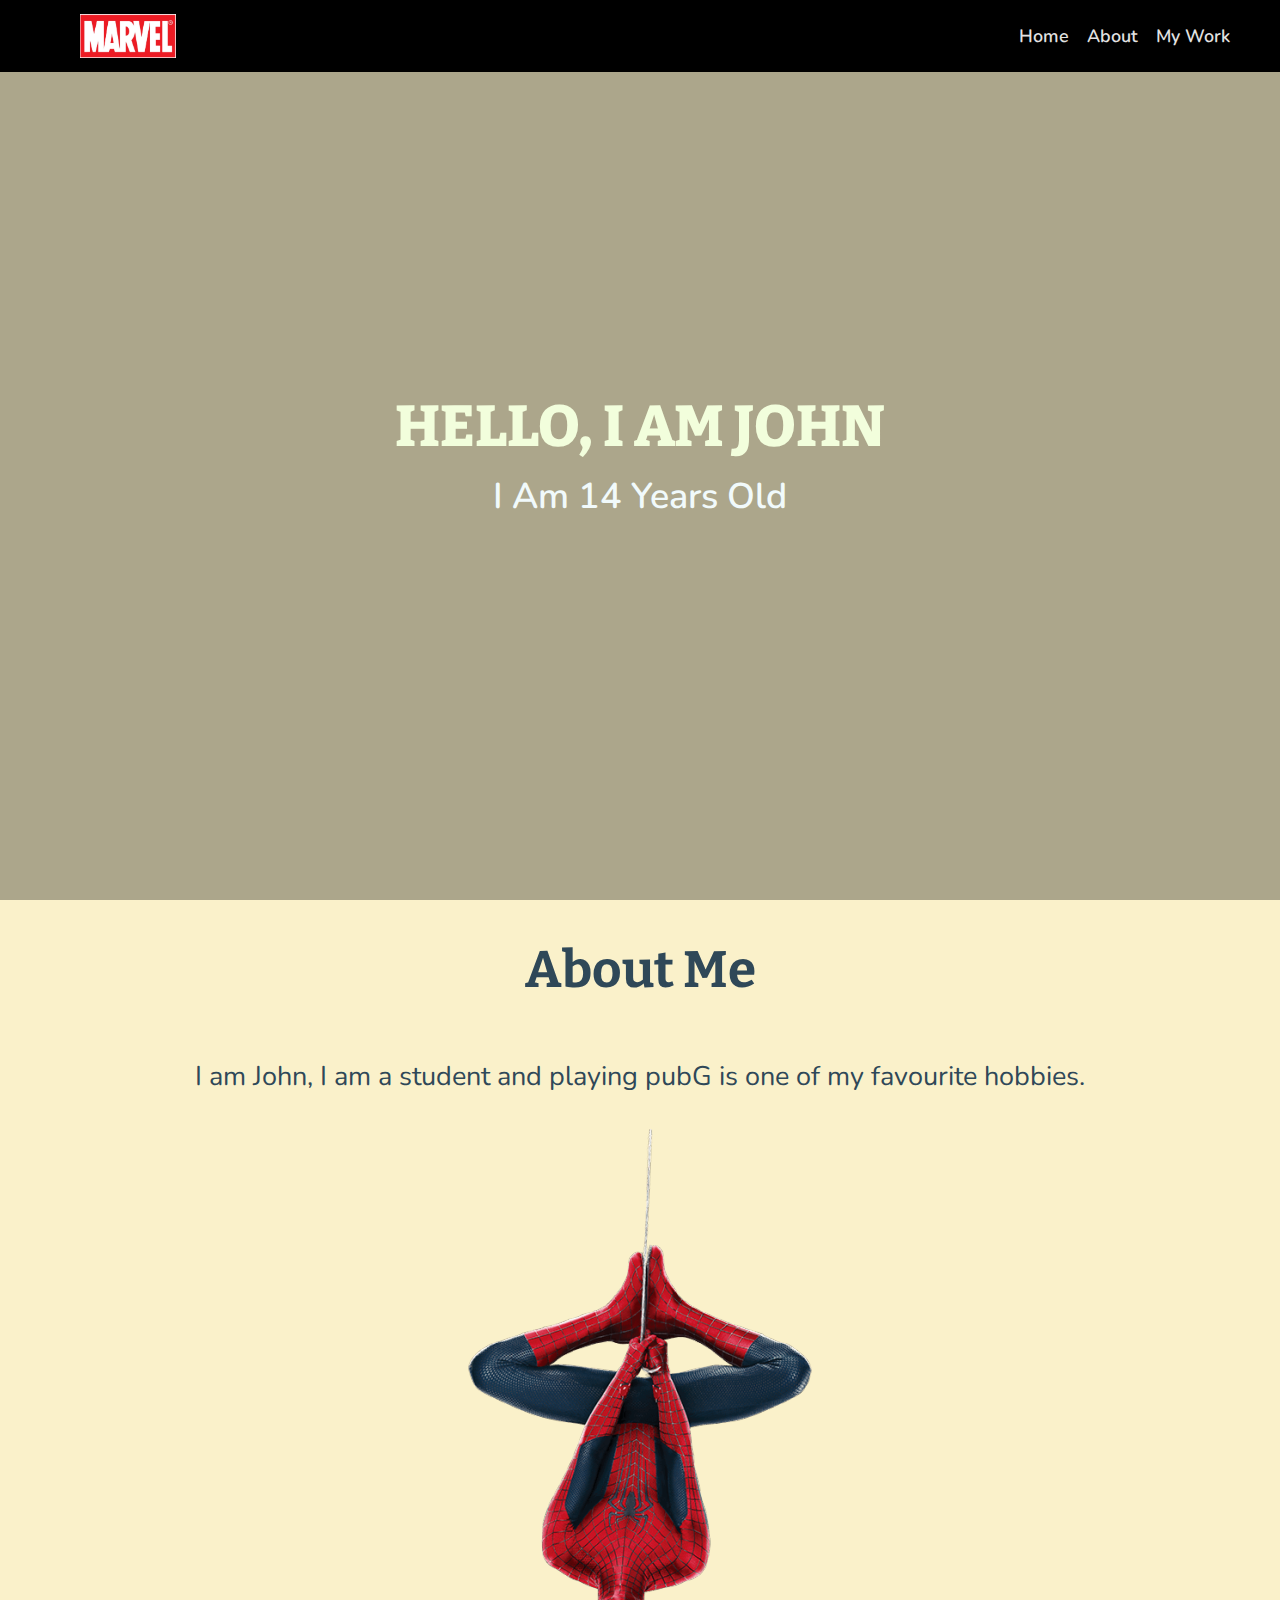
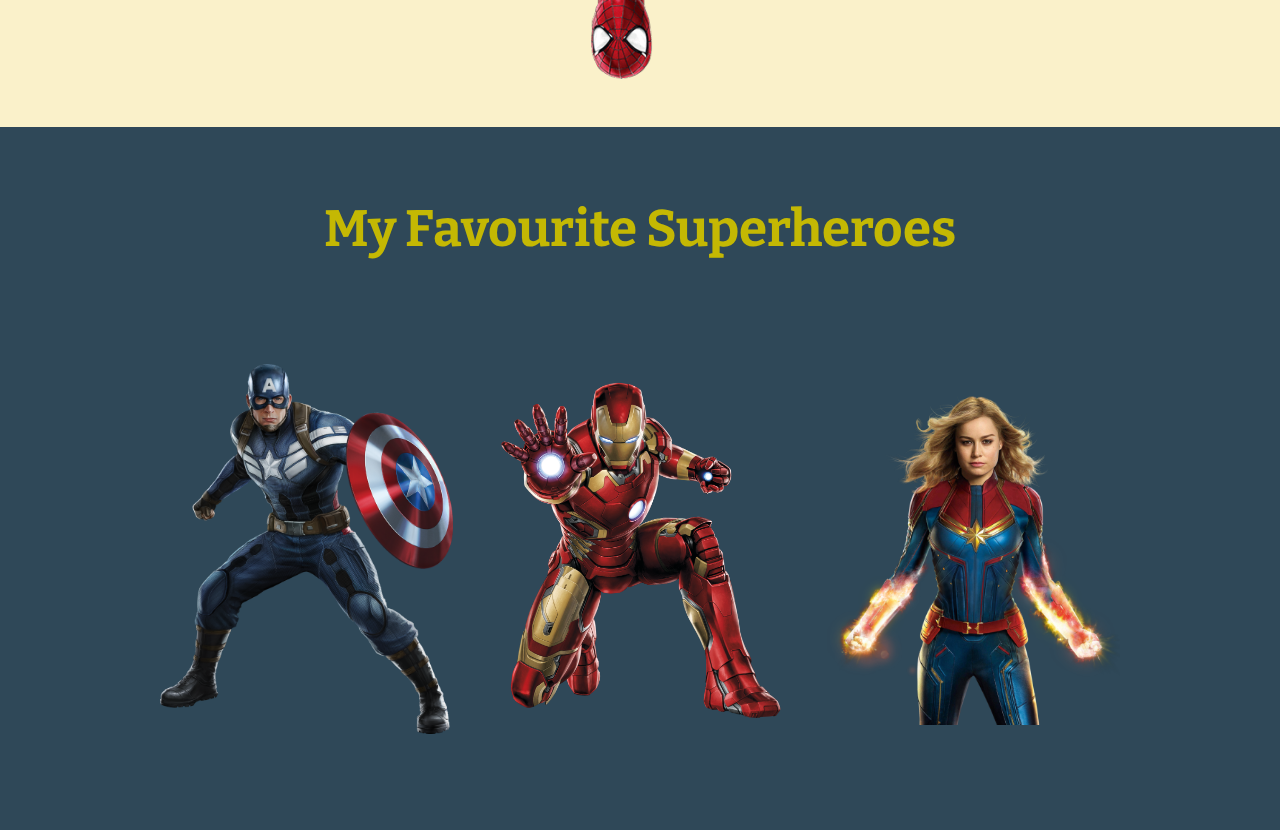
<file: index.html>
<!DOCTYPE html>
<html lang="en">

<head>
    <meta charset="UTF-8">
    <meta name="viewport" content="width=device-width, initial-scale=1.0">
    <link
        href="https://fonts.googleapis.com/css2?family=Bitter:wght@400;700&family=Nunito:ital,wght@0,400;0,600;0,700;1,700&family=Permanent+Marker&family=Press+Start+2P&family=Sigmar+One&display=swap"
        rel="stylesheet">
    <link rel="stylesheet" href="/css/main.css">
    <title>Document</title>
</head>

<body>
    <div id="grid-container" class="yellow">
        <header id="header">
            <div class="logo">
                <img width="50%" src="/marvel logo.jpg">
            </div>
            <nav class="navbar">
                <a href="#hero" class="link">Home</a>
                <a href="#section2" class="link">About </a>
                <a href="#gallery" class="link">My Work</a>
            </nav>
        </header>
        <section id="hero">
            <div class="content ">
                <h1 id="hero-title">hello, i am John</h1>
                <p id="hero-subtitle">I am 14 years old</p>
            </div>

            <!-- <div class="hero-img">
                <img src="https://mir-s3-cdn-cf.behance.net/project_modules/1400/a84b4030418283.5621d9db0555b.jpg">
            </div> -->
        </section>



        <!-- <aside id="left-side">
            <h3 class="sidebar-title">My favourite flowers</h3>
            <div class="side-gallery-container">

                <div class="side-card">
                    <h4>Carnation</h4>
                    <img src="https://i.dlpng.com/static/png/6654718_preview.png" alt="">
                </div>
                <div class="side-card">
                    <h4>Daisy</h4>
                    <img src="https://images-wixmp-ed30a86b8c4ca887773594c2.wixmp.com/f/410db008-f7e1-41f8-84dd-09c78726360f/d4vkwed-5c2cd033-10b5-4adc-a3ab-9312bbbbc0c7.png/v1/fill/w_900,h_856,strp/pink_gerber_daisy_png_by_thy_darkest_hour_d4vkwed-fullview.png?token=eyJ0eXAiOiJKV1QiLCJhbGciOiJIUzI1NiJ9.[base64].T-PgZh5zC7YRt_smW_qim3Y8dWeqipbW3yGni73TaSs"
                        alt="">
                </div>
                <div class="side-card">
                    <h4>Daisy</h4>
                    <img src="https://i.pinimg.com/originals/4e/21/1f/4e211fd48d6ab251090049dbec838511.png" alt="">
                </div>

            </div>

        </aside> -->


        <section id="section2">
            <!-- <div class="box1"></div>
            <div class="box2"></div>
            <div class="box3"></div> -->
            <h1 class="section2-title ">About Me</h1>

            <div class="section2-content">
                <p>I am John, I am a student and playing pubG is one of my favourite hobbies.
                </p>
            </div>
            <div class="section2-image">
                <img width="100%" src="/Spider-Man-PNG-Clipart.png" alt="">
            </div>

        </section>


        <side class=" right-side">

        </side>


        <section id="gallery">
            <h1 class="gallery-title ">My favourite superheroes</h1>
            <div class="gallery-images">

                <img src="/Captain-America-PNG-Image.png" alt="">



                <img src="/Iron-Man.png" alt="">





                <img src="/344289_captain-marvel-png.png" alt="">

            </div>
            <!-- <iframe src="https://www.youtube.com/embed/0oiP_BN2NKc" frameborder="0"
                allow="accelerometer; autoplay; encrypted-media; gyroscope; picture-in-picture"
                allowfullscreen></iframe>
            <iframe src="https://www.youtube.com/embed/0oiP_BN2NKc" frameborder="0"
                allow="accelerometer; autoplay; encrypted-media; gyroscope; picture-in-picture"
                allowfullscreen></iframe> -->



            <!-- <img src="/dom-hill-nimElTcTNyY-unsplash.jpg" alt="" class="hover">
    
    
            <img src="https://image.shutterstock.com/image-photo/bright-spring-view-cameo-island-260nw-1048185397.jpg"
                alt="" class="hover">
            <img src="https://image.shutterstock.com/image-photo/bright-spring-view-cameo-island-260nw-1048185397.jpg"
                alt="" class="hover"> -->

            <!-- 
            <img src="/elena-koycheva-15VVP1lUJSE-unsplash.jpg" alt="">
            <img src="/elena-koycheva-15VVP1lUJSE-unsplash.jpg" alt=""> -->






        </section>
    </div>


    <!-- <div class="box1 "></div>
        <div class="box2"></div>
        <div class="box3"></div> -->


    </div>
    <script>

        (function (window, document, undefined) {
            "use strict";

            // List of Video Vendors embeds you want to support
            var players = ['iframe[src*="youtube.com"]', 'iframe[src*="vimeo.com"]'];

            // Select videos
            var fitVids = document.querySelectorAll(players.join(","));

            // If there are videos on the page...
            if (fitVids.length) {
                // Loop through videos
                for (var i = 0; i < fitVids.length; i++) {
                    // Get Video Information
                    var fitVid = fitVids[i];
                    var width = fitVid.getAttribute("width");
                    var height = fitVid.getAttribute("height");
                    var aspectRatio = height / width;
                    var parentDiv = fitVid.parentNode;

                    // Wrap it in a DIV
                    var div = document.createElement("div");
                    div.className = "fitVids-wrapper";
                    div.style.paddingBottom = aspectRatio * 100 + "%";
                    parentDiv.insertBefore(div, fitVid);
                    fitVid.remove();
                    div.appendChild(fitVid);

                    // Clear height/width from fitVid
                    fitVid.removeAttribute("height");
                    fitVid.removeAttribute("width");
                }
            }
        })(window, document);

        // window.addEventListener('load', () => {
        //     const side = document.querySelector('#left-side');
        //     const section2 = document.querySelector('#section2').offsetHeight;
        //     side.style.height = `${section2}px`;
        // })

    </script>
</body>

</html>
</file>
<file: css/main.css>
@import url("https://fonts.googleapis.com/css?family=Poppins:400,500,600,700&display=swap");
#grid-container.light-pink {
  font-family: "Nunito", sans-serif;
  background-color: PINK;
}

#grid-container.light-pink h1 {
  color: #6e5672;
  font-family: "Permanent Marker", cursive;
}

#grid-container.light-pink p {
  color: #1f1f1f;
}

#grid-container.light-pink #header {
  background-color: #8873a5;
}

#grid-container.light-pink #header nav a {
  color: #e2e2e2;
}

#grid-container.light-pink section#hero {
  background-blend-mode: hue;
  background-color: #18030c3f;
}

#grid-container.light-pink section#hero .content h1 {
  color: #4a2a3e;
}

#grid-container.light-pink section#hero .content p {
  color: #4a2a3e;
}

#grid-container.light-pink section#section2 {
  background: #ffe5ea82;
}

#grid-container.light-pink #left-side {
  background-color: #c6aeb2;
}

#grid-container.light-pink section#gallery {
  background-color: #ffe5ea82;
}

#grid-container.light-pink section#gallery .gallery-images .card {
  border: none;
  background-image: linear-gradient(135deg, #d86f9b, #d680ba, #ce92d6, #c1a5ed, #b2b7ff);
  border-radius: 10px;
}

#grid-container.light-pink section#gallery .gallery-images .card img {
  border-top-right-radius: 10px;
  border-top-left-radius: 10px;
}

#grid-container.light-blue {
  font-family: "Nunito", sans-serif;
}

#grid-container.light-blue h1 {
  color: #324b4f;
}

#grid-container.light-blue p {
  color: #1f1f1f;
}

#grid-container.light-blue #header {
  background-color: #4a4de7;
}

#grid-container.light-blue #header nav a {
  color: #e2e2e2;
}

#grid-container.light-blue section#hero {
  background-color: #05062c60;
  background-blend-mode: overlay;
}

#grid-container.light-blue section#hero .content h1 {
  color: #f1fafb;
}

#grid-container.light-blue section#hero .content p {
  color: #f1fafb;
}

#grid-container.light-blue section#section2 {
  background: #bbedf7;
}

#grid-container.light-blue #left-side {
  background-color: #00a8ce;
}

#grid-container.light-blue section#gallery {
  background: #bbedf7;
}

#grid-container.light-blue section#gallery .gallery-images .card {
  border: none;
  background-image: -webkit-gradient(linear, left top, right top, from(#0079ff), color-stop(#009aff), to(#00d1fa));
  background-image: linear-gradient(90deg, #0079ff, #009aff, #00d1fa);
  border-radius: 10px;
  color: white;
}

#grid-container.light-blue section#gallery .gallery-images .card img {
  border-top-right-radius: 10px;
  border-top-left-radius: 10px;
}

#grid-container.orange-black {
  font-family: "Nunito", sans-serif;
  background-color: #121212;
}

#grid-container.orange-black h1 {
  color: #e66a00;
  font-family: "Sigmar One", cursive;
}

#grid-container.orange-black p {
  color: #f5deb3;
}

#grid-container.orange-black h2,
#grid-container.orange-black h3 {
  color: wheat;
}

#grid-container.orange-black #header {
  background-color: #37290e;
}

#grid-container.orange-black #header nav a {
  color: #e2e2e2;
}

#grid-container.orange-black section#hero {
  background-color: rgba(0, 0, 0, 0.411);
  background-blend-mode: hue;
}

#grid-container.orange-black section#hero .content h1 {
  color: #f5deb3;
}

#grid-container.orange-black section#hero .content p {
  color: #f1fafb;
}

#grid-container.orange-black section#section2 {
  background-color: transparent;
}

#grid-container.orange-black section#gallery .gallery-images .card {
  border: none;
  background: #232323;
  border-radius: 10px;
}

#grid-container.orange-black section#gallery .gallery-images .card h2 {
  color: #f5deb3;
}

#grid-container.orange-black section#gallery .gallery-images .card img {
  border-top-right-radius: 10px;
  border-top-left-radius: 10px;
}

#grid-container.yellow {
  font-family: "Nunito", sans-serif;
  background-color: #faf1ca;
}

#grid-container.yellow h1 {
  color: #2f4858;
  font-family: "Bitter", serif;
}

#grid-container.yellow p {
  color: #2f4858;
}

#grid-container.yellow h2,
#grid-container.yellow h3 {
  color: wheat;
}

#grid-container.yellow #header {
  background-color: #000000;
}

#grid-container.yellow #header nav a {
  color: #e2e2e2;
}

#grid-container.yellow section#hero {
  background-color: rgba(0, 0, 0, 0.308);
  background-blend-mode: hue;
}

#grid-container.yellow section#hero .content h1 {
  color: #f2fedc;
}

#grid-container.yellow section#hero .content p {
  color: #f1fafb;
}

#grid-container.yellow section#section2 {
  background-color: #faf1ca;
}

#grid-container.yellow section#gallery {
  background-color: #2f4858;
}

#grid-container.yellow section#gallery h1 {
  color: #c4b803;
}

#grid-container.yellow section#gallery .gallery-images .card {
  border: none;
  background: #faf1ca;
  border-radius: 10px;
}

#grid-container.yellow section#gallery .gallery-images .card h2 {
  color: #2f4858;
}

#grid-container.yellow section#gallery .gallery-images .card p {
  color: #2f4858;
}

#grid-container.yellow section#gallery .gallery-images .card img {
  border-top-right-radius: 10px;
  border-top-left-radius: 10px;
}

#grid-container.marvel {
  font-family: "Nunito", sans-serif;
  background-color: #02050c;
}

#grid-container.marvel h1 {
  color: #da1c22;
  font-family: "Bitter", serif;
}

#grid-container.marvel p {
  color: #e4e4e4;
}

#grid-container.marvel h2,
#grid-container.marvel h3 {
  color: wheat;
}

#grid-container.marvel #header {
  background-color: #10293a;
}

#grid-container.marvel #header nav a {
  color: #e2e2e2;
}

#grid-container.marvel section#hero {
  background-color: rgba(0, 0, 0, 0.26);
  background-blend-mode: hue;
}

#grid-container.marvel section#hero .content h1 {
  color: #8a929a;
}

#grid-container.marvel section#hero .content p {
  color: #e4e4e4;
}

#grid-container.marvel section#section2 {
  background-color: transparent;
}

#grid-container.marvel section#gallery .gallery-cards .card {
  border: none;
  background: transparent;
  border-radius: 10px;
}

#grid-container.marvel section#gallery .gallery-cards .card h2 {
  color: #8a929a;
}

#grid-container.marvel section#gallery .gallery-cards .card img {
  border-top-right-radius: 10px;
  border-top-left-radius: 10px;
}

/* Box sizing rules */
*,
*::before,
*::after {
  -webkit-box-sizing: border-box;
          box-sizing: border-box;
}

/* Remove default padding */
ul[class],
ol[class] {
  padding: 0;
}

/* Remove default margin */
body,
h1,
h2,
h3,
h4,
p,
ul[class],
ol[class],
li,
figure,
figcaption,
blockquote,
dl,
dd {
  margin: 0;
}

/* Set core body defaults */
body {
  min-height: 100vh;
  scroll-behavior: smooth;
  text-rendering: optimizeSpeed;
  line-height: 1.5;
}

/* Remove list styles on ul, ol elements with a class attribute */
ul[class],
ol[class] {
  list-style: none;
}

/* A elements that don't have a class get default styles */
a:not([class]) {
  text-decoration-skip-ink: auto;
}

/* Make images easier to work with */
img {
  max-width: 100%;
  display: block;
}

/* Natural flow and rhythm in articles by default */
article > * + * {
  margin-top: 1em;
}

/* Inherit fonts for inputs and buttons */
input,
button,
textarea,
select {
  font: inherit;
}

/* Remove all animations and transitions for people that prefer not to see them */
@media (prefers-reduced-motion: reduce) {
  * {
    -webkit-animation-duration: 0.01ms !important;
            animation-duration: 0.01ms !important;
    -webkit-animation-iteration-count: 1 !important;
            animation-iteration-count: 1 !important;
    -webkit-transition-duration: 0.01ms !important;
            transition-duration: 0.01ms !important;
    scroll-behavior: auto !important;
  }
}

h1 {
  font-size: 4vw;
}

h2 {
  font-size: 3vh;
}

p {
  font-size: 2vmin;
}

@font-face {
  font-family: Minecraftia;
  src: url(https://s3.us-east-2.amazonaws.com/www.kassetstore.com/assets/web/web-1/font/Minecraftia-Regular.ttf);
}

html {
  scroll-behavior: smooth;
}

.bitter {
  font-family: "Bitter", serif !important;
}

.nunito {
  font-family: "Nunito", sans-serif !important;
}

.pixel {
  font-family: "Minecraftia", cursive !important;
}

.sigmar {
  font-family: "Sigmar One", cursive !important;
}

.marker {
  font-family: "Permanent Marker", cursive !important;
}

#grid-container {
  min-height: 100vh;
  display: -ms-grid;
  display: grid;
  -ms-grid-columns: auto 1fr auto;
      grid-template-columns: auto 1fr auto;
  -ms-grid-rows: 8vh calc(100vh - 8vh) auto auto;
      grid-template-rows: 8vh calc(100vh - 8vh) auto auto;
      grid-template-areas: "header header  header" "hero hero hero" "left-side about about" "gallery gallery  right-side";
}

@media screen and (max-width: 992px) {
  #grid-container {
    -ms-grid-columns: 1fr;
        grid-template-columns: 1fr;
    -ms-grid-rows: 7vh auto;
        grid-template-rows: 7vh auto;
        grid-template-areas: "header" "hero" "about" "left-side" "gallery" "right-side";
  }
}

#header {
  -ms-grid-row: 1;
  -ms-grid-column: 1;
  -ms-grid-column-span: 3;
  grid-area: header;
  position: -webkit-sticky;
  position: sticky;
  top: 0;
  z-index: 99;
  display: -webkit-box;
  background-color: #cccccc;
  display: -ms-flexbox;
  display: flex;
  -webkit-box-pack: justify;
  -ms-flex-pack: justify;
  justify-content: space-between;
  padding: 0 2em;
  -webkit-box-align: center;
  -ms-flex-align: center;
  align-items: center;
}

#header .logo {
  width: 15vw;
  height: 100%;
  -o-object-fit: contain;
     object-fit: contain;
  padding: 0.5em 0;
}

#header .logo img {
  height: 100%;
  margin: auto;
  -o-object-fit: scale-down;
     object-fit: scale-down;
}

#header .navbar {
  -ms-flex-preferred-size: 60%;
  flex-basis: 60%;
  display: -webkit-box;
  display: -ms-flexbox;
  display: flex;
  -webkit-box-pack: end;
  -ms-flex-pack: end;
  justify-content: flex-end;
  -webkit-box-align: center;
  -ms-flex-align: center;
  align-items: center;
}

#header .navbar a.link {
  margin-right: 1em;
  text-decoration: none;
  font-size: 1.4vw;
  font-weight: 600;
  color: white;
}

@media screen and (max-width: 992px) {
  #header .navbar a.link {
    font-size: 2.5vw;
  }
}

@media screen and (max-width: 600px) {
  #header .navbar a.link {
    font-size: 3vw;
  }
}

#left-side {
  -ms-grid-row: 3;
  -ms-grid-column: 1;
  grid-area: left-side;
  display: -webkit-box;
  display: -ms-flexbox;
  display: flex;
  -webkit-box-orient: vertical;
  -webkit-box-direction: normal;
      -ms-flex-direction: column;
          flex-direction: column;
  -webkit-box-align: center;
      -ms-flex-align: center;
          align-items: center;
  min-width: 20vw;
  background-color: #bdbdbd;
  width: 100%;
  height: 100%;
  overflow-x: hidden;
  padding: 2em 1.2em;
  max-height: 120vh;
  max-width: 20vw;
}

@media screen and (max-width: 992px) {
  #left-side {
    height: auto;
    max-width: 100%;
  }
}

#left-side h3 {
  font-size: 2.5vw;
  border-bottom: 2px solid white;
  margin-bottom: 0.6em;
}

#left-side .side-gallery-container {
  height: 100%;
  width: 100%;
  max-height: 100%;
  display: -webkit-box;
  display: -ms-flexbox;
  display: flex;
  -webkit-box-orient: vertical;
  -webkit-box-direction: normal;
      -ms-flex-direction: column;
          flex-direction: column;
  -webkit-box-align: center;
      -ms-flex-align: center;
          align-items: center;
  overflow-y: scroll;
  padding: 0 1em;
}

#left-side .side-gallery-container .side-card {
  width: 100%;
  height: auto;
  margin: 1em 2em;
  display: -webkit-box;
  display: -ms-flexbox;
  display: flex;
  -webkit-box-orient: vertical;
  -webkit-box-direction: normal;
      -ms-flex-direction: column;
          flex-direction: column;
  -webkit-box-align: center;
      -ms-flex-align: center;
          align-items: center;
  -webkit-box-pack: center;
      -ms-flex-pack: center;
          justify-content: center;
}

#left-side .side-gallery-container .side-card h4 {
  margin: 1em auto 1.3em auto;
  font-size: 2vw;
}

#left-side .side-gallery-container .side-card p {
  margin: auto;
  text-align: center;
  font-size: 2.5vmin;
}

#left-side .side-gallery-container .side-card img {
  width: 100%;
  height: 100%;
  -o-object-fit: cover;
     object-fit: cover;
}

@media screen and (max-width: 992px) {
  #left-side .side-gallery-container {
    -webkit-box-orient: horizontal;
    -webkit-box-direction: normal;
        -ms-flex-direction: row;
            flex-direction: row;
    -webkit-box-align: center;
        -ms-flex-align: center;
            align-items: center;
    overflow-y: auto;
    overflow-x: scroll;
    text-align: center;
    height: auto;
  }
  #left-side .side-gallery-container .side-card {
    min-width: 200px;
    height: 30vh;
    margin: 1em 2em;
  }
  #left-side .side-gallery-container .side-card img {
    width: 100%;
    height: 100%;
    -o-object-fit: cover;
       object-fit: cover;
  }
}

@media screen and (max-width: 600px) {
  #left-side .side-gallery-container .side-card {
    min-width: 35vw;
    height: 20vh;
    margin: 1em 2em;
  }
  #left-side .side-gallery-container .side-card img {
    width: 100%;
    height: 100%;
    -o-object-fit: cover;
       object-fit: cover;
  }
}

@media screen and (max-width: 992px) {
  #left-side {
    height: auto !important;
  }
  #left-side h3 {
    font-size: 4.5vw;
  }
}

#hero {
  background-color: rgba(0, 0, 0, 0.267);
  background-blend-mode: hue;
  -ms-grid-row: 2;
  -ms-grid-column: 1;
  -ms-grid-column-span: 3;
  grid-area: hero;
  display: -webkit-box;
  display: -ms-flexbox;
  display: flex;
  -ms-flex-pack: distribute;
      justify-content: space-around;
  padding: 2em;
  background-size: cover;
  background-repeat: no-repeat;
  text-align: center;
  min-height: calc(100vh - 8vh);
  position: relative;
  z-index: 2;
}

#hero .content {
  -ms-grid-column-align: center;
      justify-self: center;
  z-index: 2;
  height: auto;
  padding: 1em;
  -ms-flex-item-align: center;
      -ms-grid-row-align: center;
      align-self: center;
  margin-bottom: 4em;
  position: relative;
  -webkit-box-flex: 2;
      -ms-flex: 2 1 50vh;
          flex: 2 1 50vh;
  z-index: 2;
}

#hero .content p {
  font-size: 2.8vw;
  font-weight: 600;
  text-transform: capitalize;
}

#hero .content h1 {
  text-transform: uppercase;
  font-weight: 800;
  font-size: 4.5vw;
}

#hero .hero-img {
  -webkit-box-flex: 1;
      -ms-flex: 1 2 50vh;
          flex: 1 2 50vh;
  height: auto;
  position: relative;
  -ms-flex-item-align: center;
      -ms-grid-row-align: center;
      align-self: center;
  z-index: 2;
}

#hero .hero-img img {
  width: 100%;
  height: auto;
  -o-object-fit: cover;
     object-fit: cover;
  z-index: 2;
  max-width: 60vh;
  margin: auto;
}

@media screen and (max-width: 600px) {
  #hero {
    -webkit-box-orient: vertical;
    -webkit-box-direction: reverse;
        -ms-flex-direction: column-reverse;
            flex-direction: column-reverse;
    -webkit-box-align: center;
        -ms-flex-align: center;
            align-items: center;
    margin-bottom: 0;
    min-height: calc(100vh - 7vh);
  }
  #hero .hero-img {
    width: 70%;
    height: 100%;
    -webkit-box-flex: 0;
        -ms-flex: none;
            flex: none;
  }
  #hero .hero-img img {
    width: 100%;
    height: auto;
    -o-object-fit: cover;
       object-fit: cover;
  }
  #hero .content {
    -ms-grid-column-align: center;
        justify-self: center;
    width: 80%;
    height: auto;
    padding: 1em;
    -ms-flex-item-align: center;
        -ms-grid-row-align: center;
        align-self: center;
    margin-bottom: 2em;
    text-align: center;
    margin-top: 1em;
    -webkit-box-flex: 0;
        -ms-flex: none;
            flex: none;
  }
  #hero .content h1 {
    font-size: 2.3rem;
  }
  #hero .content p {
    font-size: 5vw;
  }
}

@media screen and (max-width: 992px) {
  #hero {
    min-height: calc(100vh - 7vh);
  }
}

#section2 {
  -ms-grid-row: 3;
  -ms-grid-column: 2;
  -ms-grid-column-span: 2;
  grid-area: about;
  padding: 0 2em 2em 2em;
  height: 100%;
  display: -webkit-box;
  display: -ms-flexbox;
  display: flex;
  -webkit-box-orient: vertical;
  -webkit-box-direction: normal;
      -ms-flex-direction: column;
          flex-direction: column;
  text-align: center;
  -webkit-box-pack: start;
      -ms-flex-pack: start;
          justify-content: flex-start;
  -webkit-box-align: center;
      -ms-flex-align: center;
          align-items: center;
  padding: 2em;
  position: relative;
}

#section2 h1 {
  text-align: center;
  text-transform: capitalize;
}

#section2 .section2-content {
  height: auto;
  padding: 1em 3em;
  margin-top: 2em;
}

#section2 .section2-content p {
  font-size: 3vmin;
}

#section2 .section2-image {
  height: auto;
  padding: 1em;
}

#section2 .section2-image img {
  height: auto;
  margin: auto;
  -o-object-fit: cover;
     object-fit: cover;
  max-width: 55vw;
  min-width: 20vw;
  max-height: 100vh;
}

@media screen and (max-width: 768px) {
  #section2 {
    padding-top: 4em;
  }
  #section2 h1 {
    margin-bottom: 1.5em;
    font-size: 6vw;
  }
}

@media screen and (max-width: 600px) {
  #section2 {
    padding-top: 2em;
  }
  #section2 .section2-content {
    width: 80%;
    height: auto;
    padding: 1em;
    -ms-flex-item-align: center;
        -ms-grid-row-align: center;
        align-self: center;
    margin-bottom: 2em;
  }
  #section2 .section2-content p {
    font-size: 4.2vmin;
  }
  #section2 h1 {
    font-size: 2rem;
  }
  #section2 .section2-image {
    height: auto;
    max-height: 70vh;
  }
  #section2 .section2-image img {
    height: auto;
    -o-object-fit: cover;
       object-fit: cover;
  }
}

#section2 h1 {
  margin-bottom: 0;
}

.right-side {
  -ms-grid-row: 4;
  -ms-grid-column: 3;
  grid-area: right-side;
  background: orange;
}

#gallery {
  padding: 4em 0;
  min-height: 30vh;
  -ms-grid-row: 4;
  -ms-grid-column: 1;
  -ms-grid-column-span: 2;
  grid-area: gallery;
  text-align: center;
  display: -webkit-box;
  display: -ms-flexbox;
  display: flex;
  -webkit-box-orient: vertical;
  -webkit-box-direction: normal;
      -ms-flex-direction: column;
          flex-direction: column;
  -webkit-box-pack: center;
      -ms-flex-pack: center;
          justify-content: center;
  -webkit-box-align: center;
      -ms-flex-align: center;
          align-items: center;
}

#gallery h1 {
  text-transform: capitalize;
}

@media screen and (max-width: 768px) {
  #gallery {
    padding-top: 4em;
  }
  #gallery h1 {
    margin-bottom: 1.5em;
    font-size: 6vw;
  }
}

@media screen and (max-width: 600px) {
  #gallery {
    padding-top: 2em;
  }
  #gallery h1 {
    margin-bottom: 0;
    font-size: 2rem;
  }
}

#gallery .gallery-images {
  padding: 1em 2em;
  margin: 2em auto;
  display: -ms-grid;
  display: grid;
  -ms-grid-columns: (minmax(240px, 1fr))[auto-fit];
      grid-template-columns: repeat(auto-fit, minmax(240px, 1fr));
  -ms-grid-rows: auto;
      grid-template-rows: auto;
  -ms-flex-pack: distribute;
      justify-content: space-around;
  justify-items: center;
  grid-gap: 40px;
  width: 80%;
}

#gallery .gallery-images .card {
  width: 100%;
  margin-top: 2em;
  border: 1px solid white;
  padding: 1em;
  border: none;
  border-radius: 10px;
}

#gallery .gallery-images .card img {
  width: 100%;
  max-width: 100%;
  height: 30vh;
  -o-object-fit: contain;
     object-fit: contain;
  border-top-right-radius: 10px;
  border-top-left-radius: 10px;
}

#gallery .gallery-images .card iframe {
  width: 100%;
  height: 30vh;
}

#gallery .gallery-images .card .card-content {
  padding: 2em;
}

#gallery .gallery-images .card .card-content h2 {
  margin-bottom: 1em;
}

#gallery .gallery-images .card .card-content P {
  font-size: 2.5vmin;
}

@media screen and (max-width: 600px) {
  #gallery .gallery-images .card .card-content P {
    font-size: 3.5vmin;
  }
}

#gallery .gallery-images > img {
  -o-object-fit: contain;
     object-fit: contain;
  width: 100%;
  height: 100%;
  min-height: 25vw;
  max-height: 40vw;
  margin-top: 2em;
}

@media screen and (max-width: 768px) {
  #gallery .gallery-images > img {
    min-height: 75vw;
  }
}

#gallery .gallery-images > .fitVids-wrapper {
  position: relative;
  padding-bottom: 56.25%;
  height: 0;
  width: 100%;
}

#gallery .gallery-images > .fitVids-wrapper iframe {
  position: absolute;
  top: 0;
  left: 0;
  width: 100%;
  height: 100%;
}

#gallery .gallery-images > iframe {
  width: 100%;
  height: 100%;
  min-height: 25vw;
  max-height: 40vw;
  margin-top: 2em;
  -o-object-fit: cover;
     object-fit: cover;
}

@media screen and (max-width: 768px) {
  #gallery .gallery-images > iframe {
    min-height: 75vw;
  }
}

/*change the thinkness of the scrollbar here*/
.side-gallery-container::-webkit-scrollbar {
  width: 6px;
  height: 6px;
  -webkit-box-shadow: inset 0 0 6px rgba(0, 0, 0, 0);
  border-radius: 10px;
}

/*add a shadow to the scrollbar here*/
.side-gallery-container::-webkit-scrollbar-track {
  -webkit-box-shadow: inset 0 0 0px rgba(0, 0, 0, 0);
  border-radius: 10px;
}

/*this is the little scrolly dealio in the bar*/
.side-gallery-container::-webkit-scrollbar-thumb {
  border-radius: 10px;
  background: #a1a1a1;
  height: 3px;
}

/*nobody needs this little scrollbar corner, I mean really, get rid of it haha*/
.side-gallery-container::-webkit-scrollbar-corner {
  display: none;
  height: 0px;
  width: 0px;
}

.unicorn {
  --x: 0;
  --y: 0;
  background: radial-gradient(circle at var(--x) var(--y), #5de7ff 0%, #0092ec 70%) !important;
}

h1,
p,
h2 {
  pointer-events: none;
}

.box1 {
  position: absolute;
  width: 60px;
  height: 60px;
  bottom: 0;
  left: 10%;
  border-radius: 13px;
  background-color: orange;
  -webkit-animation-name: fly1;
          animation-name: fly1;
  -webkit-animation-duration: 8s;
          animation-duration: 8s;
  -webkit-animation-timing-function: ease;
          animation-timing-function: ease;
  -webkit-animation-iteration-count: infinite;
          animation-iteration-count: infinite;
  -webkit-animation-direction: forwards;
          animation-direction: forwards;
  -webkit-animation-timing-function: linear;
          animation-timing-function: linear;
  z-index: 1;
}

.box2 {
  position: absolute;
  width: 25px;
  height: 25px;
  bottom: 0;
  left: 14%;
  border-radius: 5px;
  background-color: purple;
  -webkit-animation-name: fly1;
          animation-name: fly1;
  -webkit-animation-duration: 6s;
          animation-duration: 6s;
  -webkit-animation-timing-function: ease;
          animation-timing-function: ease;
  -webkit-animation-iteration-count: infinite;
          animation-iteration-count: infinite;
  -webkit-animation-direction: forwards;
          animation-direction: forwards;
  -webkit-animation-timing-function: linear;
          animation-timing-function: linear;
  z-index: 1;
}

.box3 {
  position: absolute;
  width: 155px;
  height: 155px;
  bottom: 0;
  left: 28%;
  border-radius: 5px;
  border: 6px solid black;
  -webkit-animation-name: fly2;
          animation-name: fly2;
  -webkit-animation-duration: 10s;
          animation-duration: 10s;
  -webkit-animation-timing-function: ease;
          animation-timing-function: ease;
  -webkit-animation-iteration-count: infinite;
          animation-iteration-count: infinite;
  -webkit-animation-direction: forwards;
          animation-direction: forwards;
  -webkit-animation-timing-function: linear;
          animation-timing-function: linear;
  z-index: 1;
}

@-webkit-keyframes fly1 {
  from {
    -webkit-transform: rotate(0deg);
            transform: rotate(0deg);
    bottom: 0;
    opacity: 0;
  }
  to {
    -webkit-transform: rotate(360deg);
            transform: rotate(360deg);
    bottom: 100%;
    opacity: 1;
  }
}

@keyframes fly1 {
  from {
    -webkit-transform: rotate(0deg);
            transform: rotate(0deg);
    bottom: 0;
    opacity: 0;
  }
  to {
    -webkit-transform: rotate(360deg);
            transform: rotate(360deg);
    bottom: 100%;
    opacity: 1;
  }
}

@-webkit-keyframes fly2 {
  from {
    -webkit-transform: rotate(0deg);
            transform: rotate(0deg);
    bottom: 0;
    opacity: 0;
  }
  to {
    -webkit-transform: rotate(360deg);
            transform: rotate(360deg);
    bottom: 100%;
    opacity: 1;
  }
}

@keyframes fly2 {
  from {
    -webkit-transform: rotate(0deg);
            transform: rotate(0deg);
    bottom: 0;
    opacity: 0;
  }
  to {
    -webkit-transform: rotate(360deg);
            transform: rotate(360deg);
    bottom: 100%;
    opacity: 1;
  }
}

.bounce {
  -webkit-animation: bounce linear 1s;
          animation: bounce linear 1s;
  -webkit-animation-iteration-count: 1;
          animation-iteration-count: 1;
  -webkit-transform-origin: 50% 50%;
          transform-origin: 50% 50%;
}

@-webkit-keyframes bounce {
  0% {
    -webkit-transform: translate(0px, 0px);
            transform: translate(0px, 0px);
  }
  15% {
    -webkit-transform: translate(0px, -25px);
            transform: translate(0px, -25px);
  }
  30% {
    -webkit-transform: translate(0px, 0px);
            transform: translate(0px, 0px);
  }
  45% {
    -webkit-transform: translate(0px, -15px);
            transform: translate(0px, -15px);
  }
  60% {
    -webkit-transform: translate(0px, 0px);
            transform: translate(0px, 0px);
  }
  75% {
    -webkit-transform: translate(0px, -5px);
            transform: translate(0px, -5px);
  }
  100% {
    -webkit-transform: translate(0px, 0px);
            transform: translate(0px, 0px);
  }
}

@keyframes bounce {
  0% {
    -webkit-transform: translate(0px, 0px);
            transform: translate(0px, 0px);
  }
  15% {
    -webkit-transform: translate(0px, -25px);
            transform: translate(0px, -25px);
  }
  30% {
    -webkit-transform: translate(0px, 0px);
            transform: translate(0px, 0px);
  }
  45% {
    -webkit-transform: translate(0px, -15px);
            transform: translate(0px, -15px);
  }
  60% {
    -webkit-transform: translate(0px, 0px);
            transform: translate(0px, 0px);
  }
  75% {
    -webkit-transform: translate(0px, -5px);
            transform: translate(0px, -5px);
  }
  100% {
    -webkit-transform: translate(0px, 0px);
            transform: translate(0px, 0px);
  }
}

.rotate {
  -webkit-animation-name: rotate;
          animation-name: rotate;
  -webkit-animation-duration: 8s;
          animation-duration: 8s;
  -webkit-animation-timing-function: ease;
          animation-timing-function: ease;
  -webkit-animation-iteration-count: infinite;
          animation-iteration-count: infinite;
  -webkit-animation-direction: forwards;
          animation-direction: forwards;
  -webkit-animation-timing-function: linear;
          animation-timing-function: linear;
}

@-webkit-keyframes rotate {
  from {
    -webkit-transform: rotate(0deg);
            transform: rotate(0deg);
  }
  to {
    -webkit-transform: rotate(360deg);
            transform: rotate(360deg);
  }
}

@keyframes rotate {
  from {
    -webkit-transform: rotate(0deg);
            transform: rotate(0deg);
  }
  to {
    -webkit-transform: rotate(360deg);
            transform: rotate(360deg);
  }
}

.box3 {
  background: teal;
  border: none;
}

.hover {
  -webkit-transition: all 1s ease;
  transition: all 1s ease;
}

.hover:hover {
  -webkit-transform: scale(1.05);
          transform: scale(1.05);
}
/*# sourceMappingURL=main.css.map */
</file>
